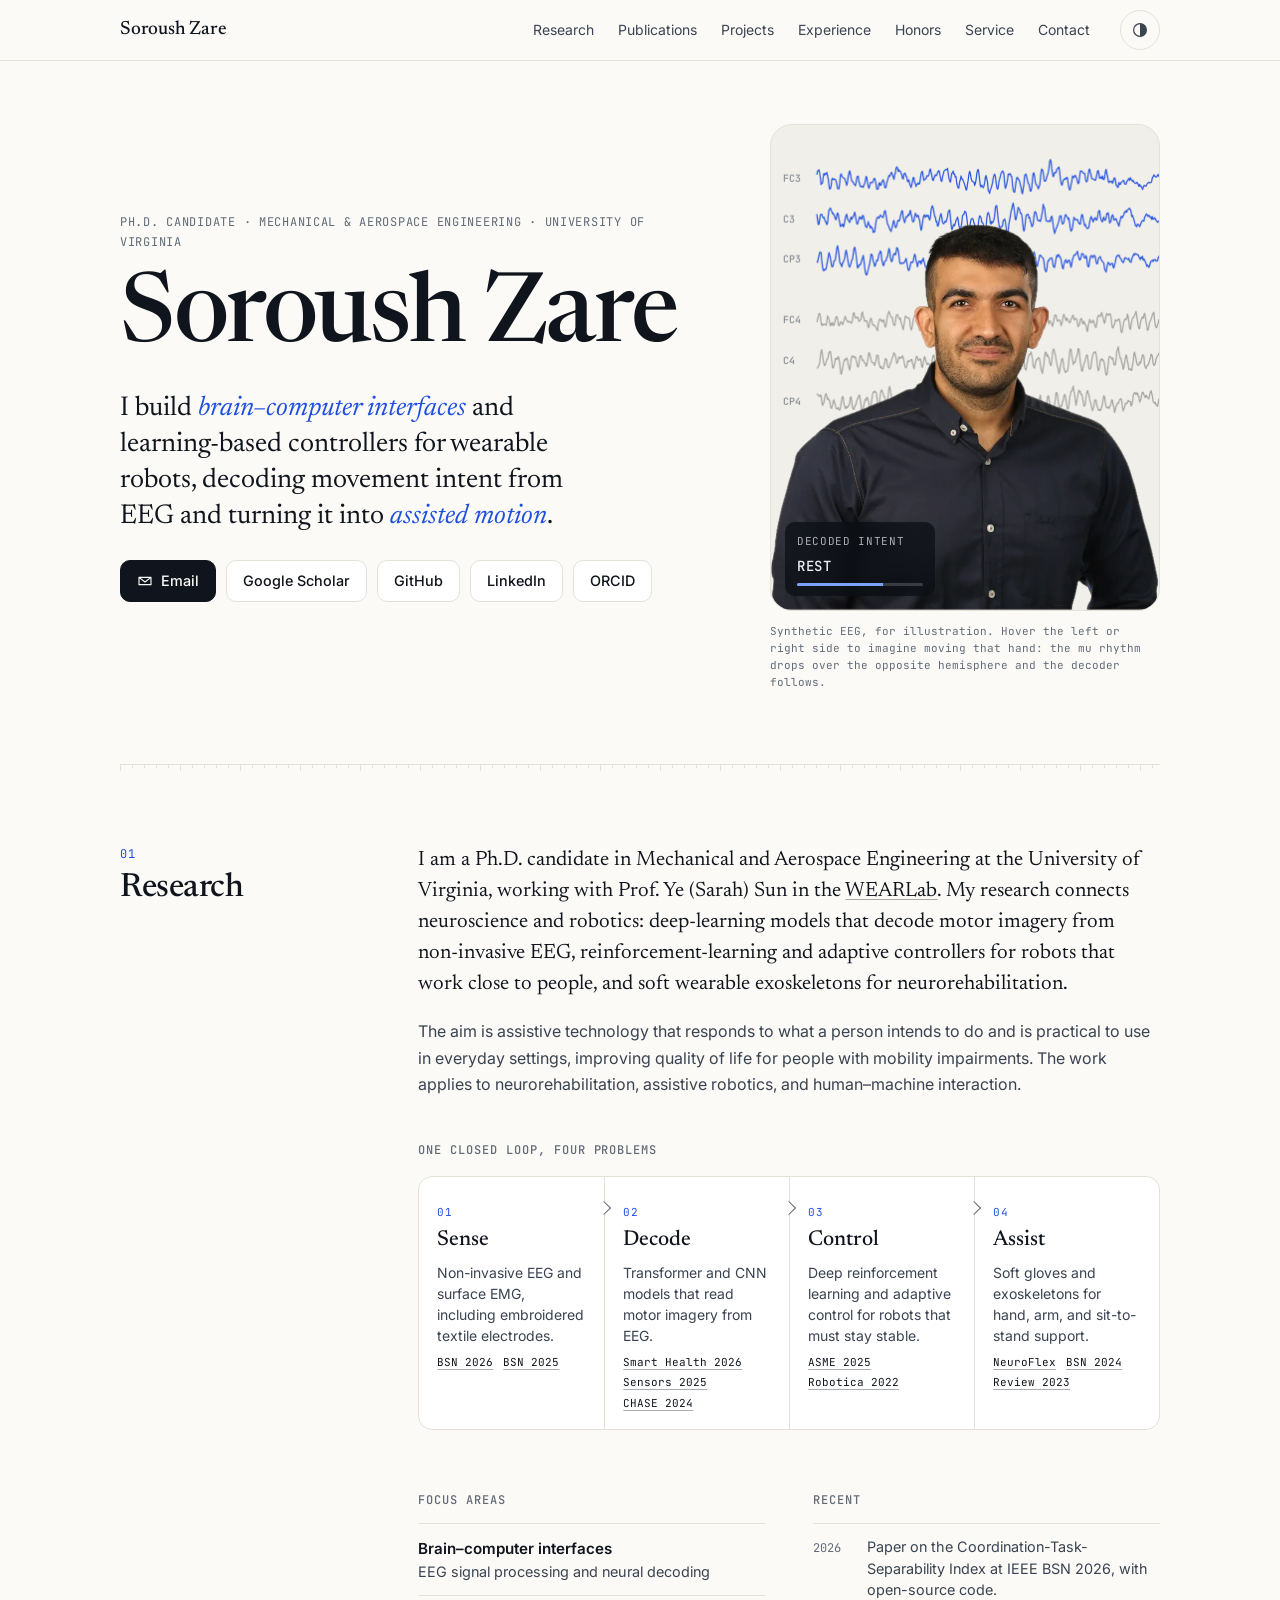
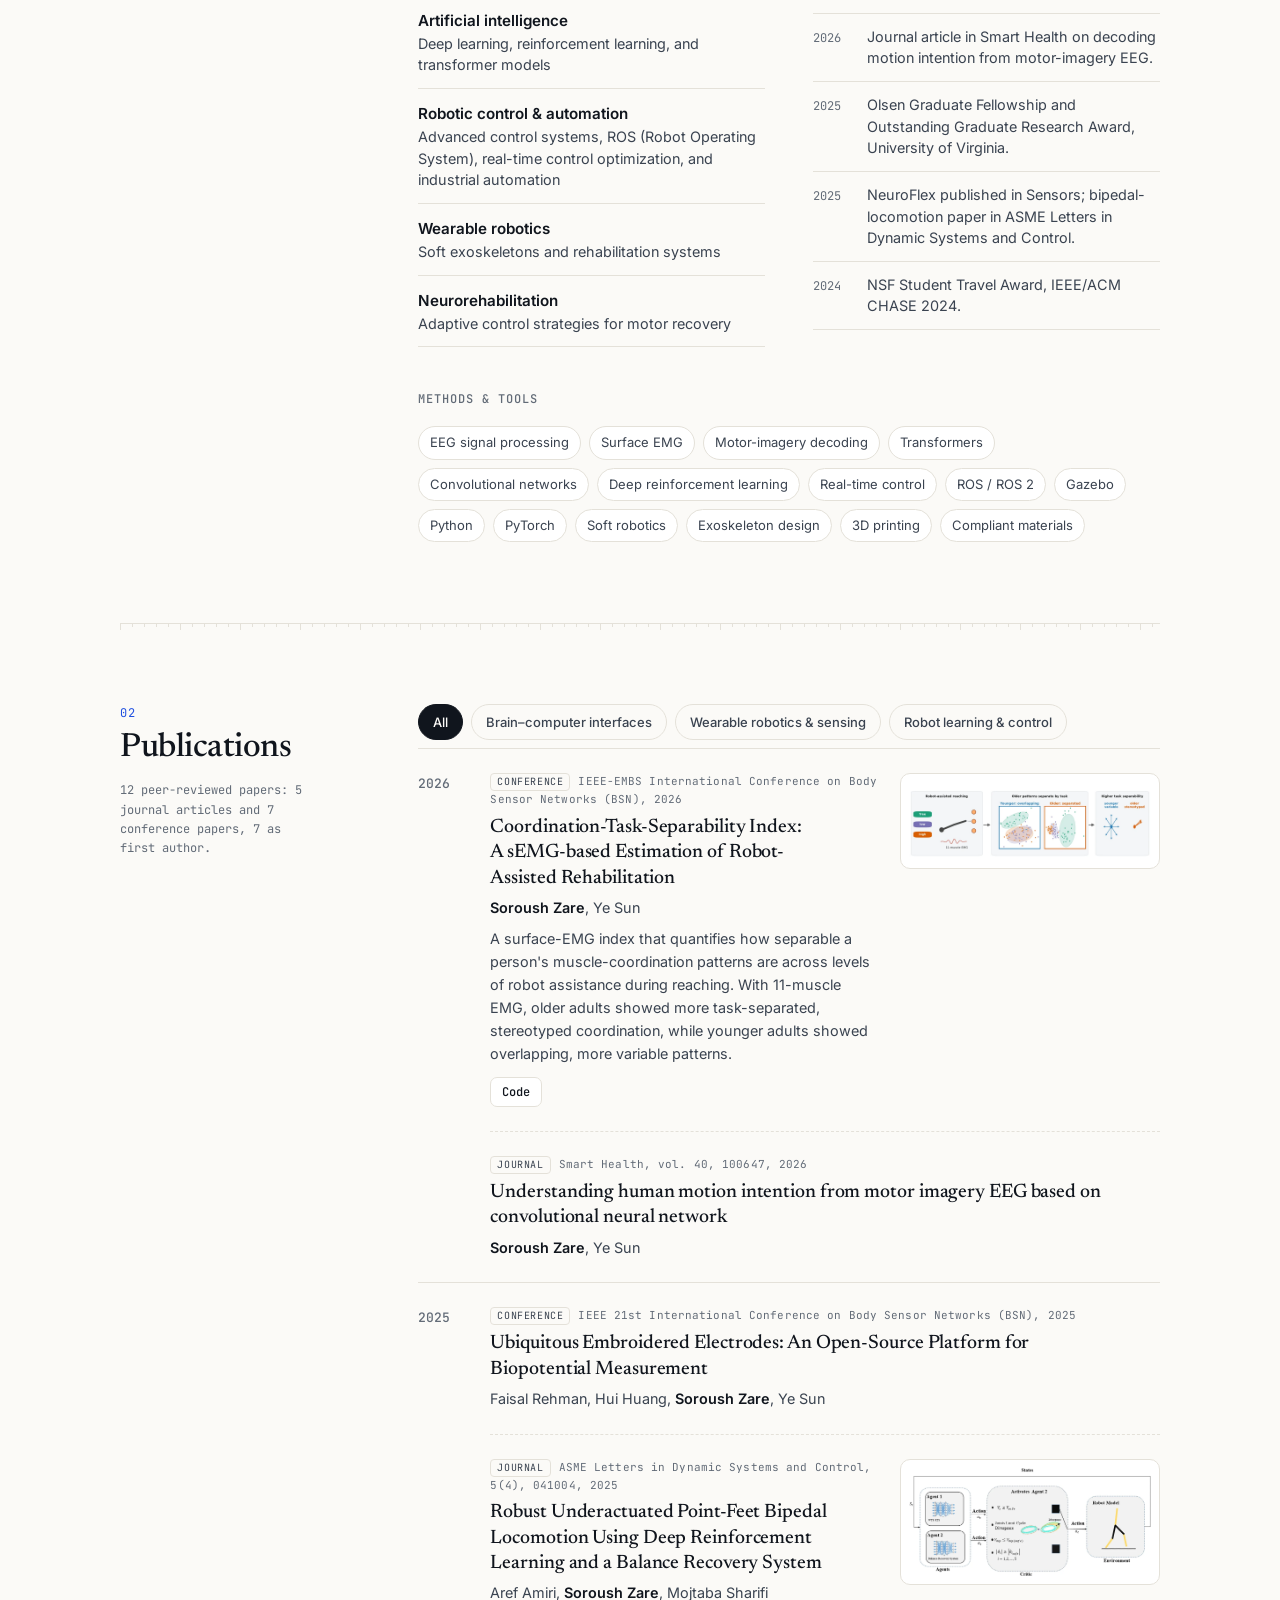
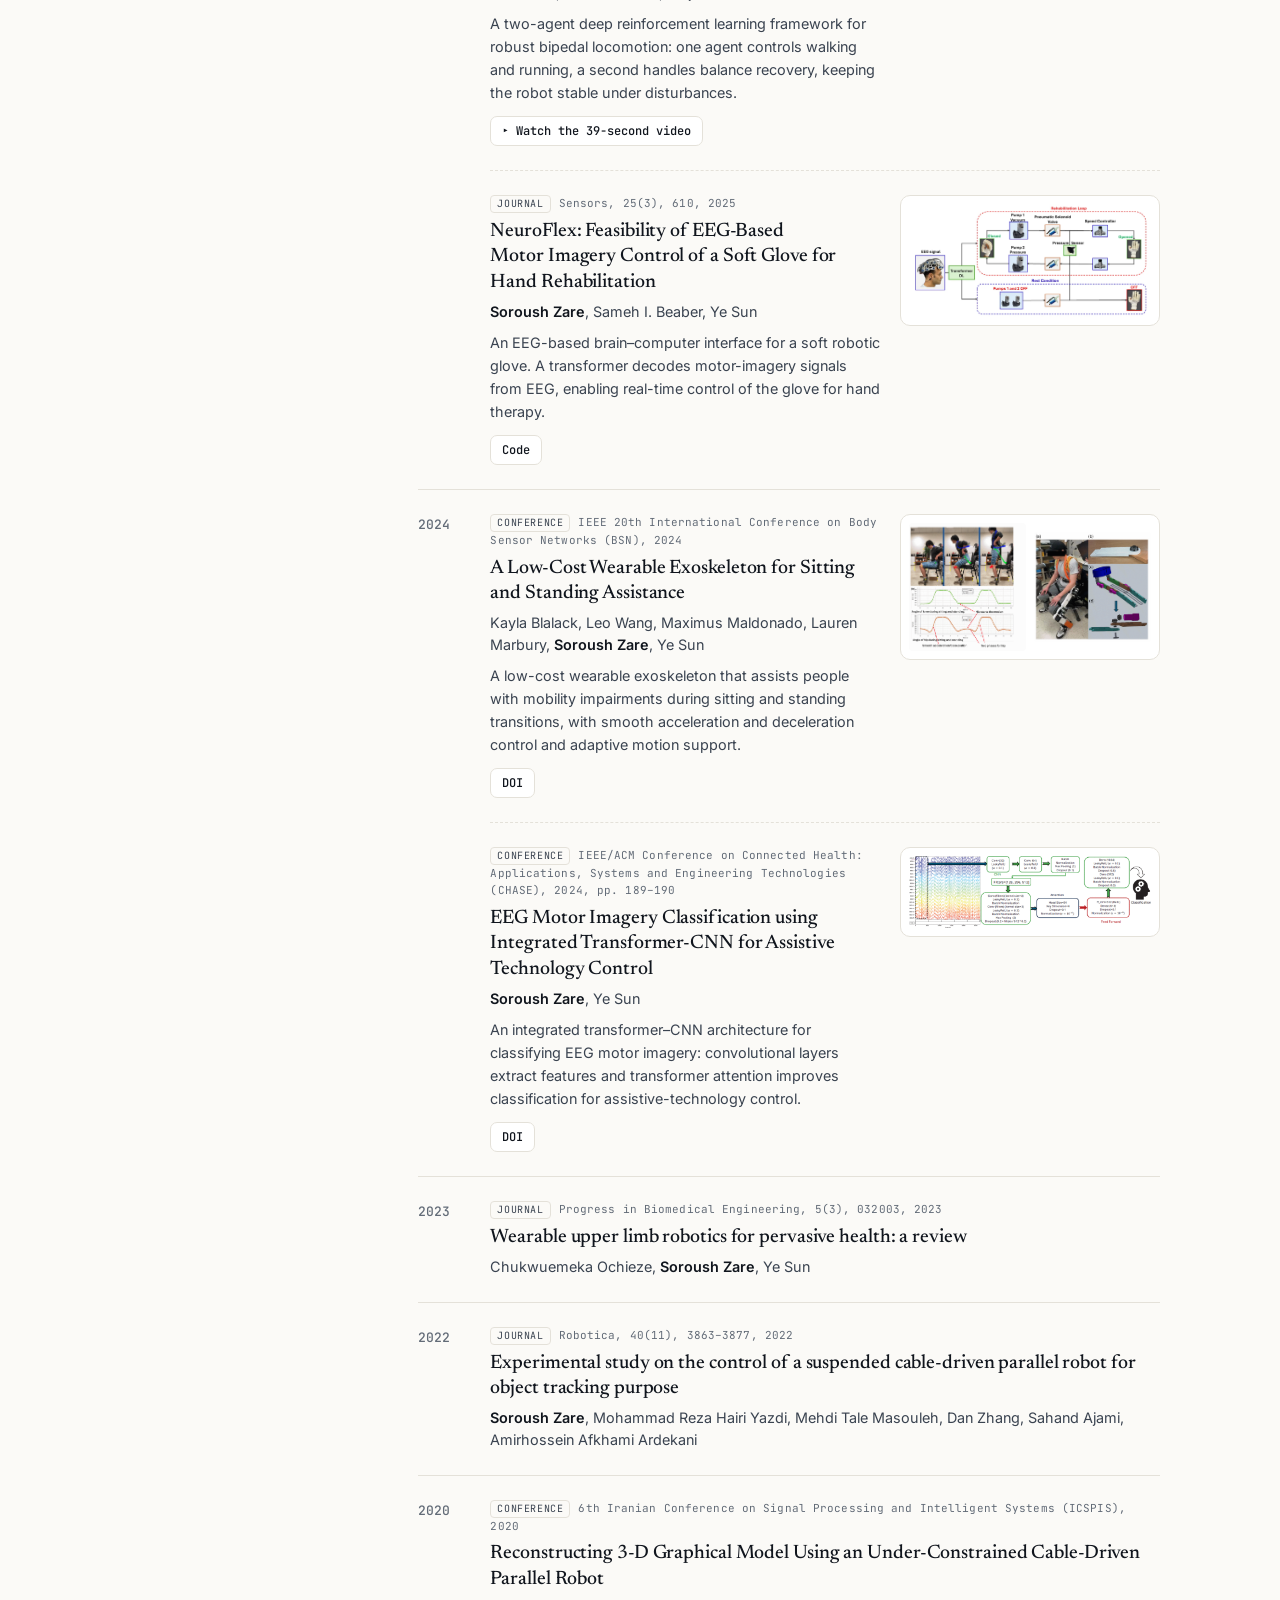
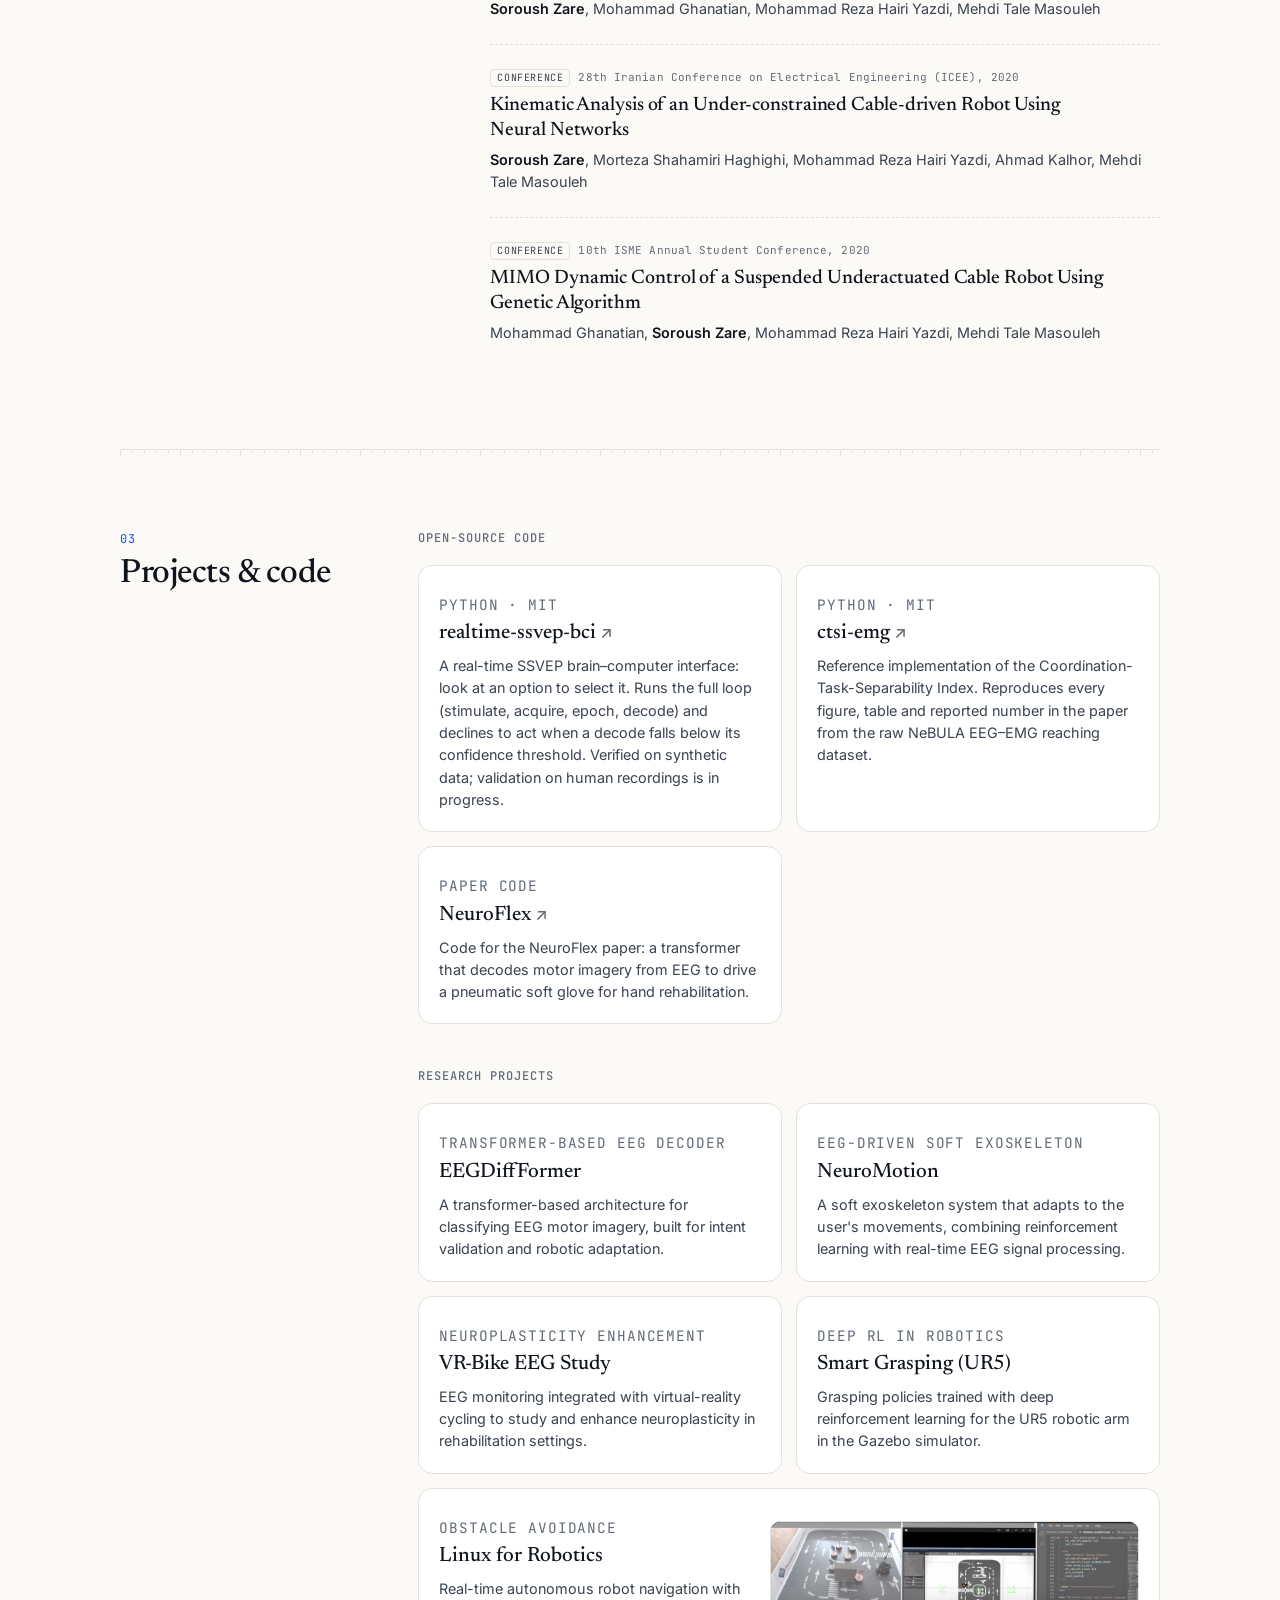
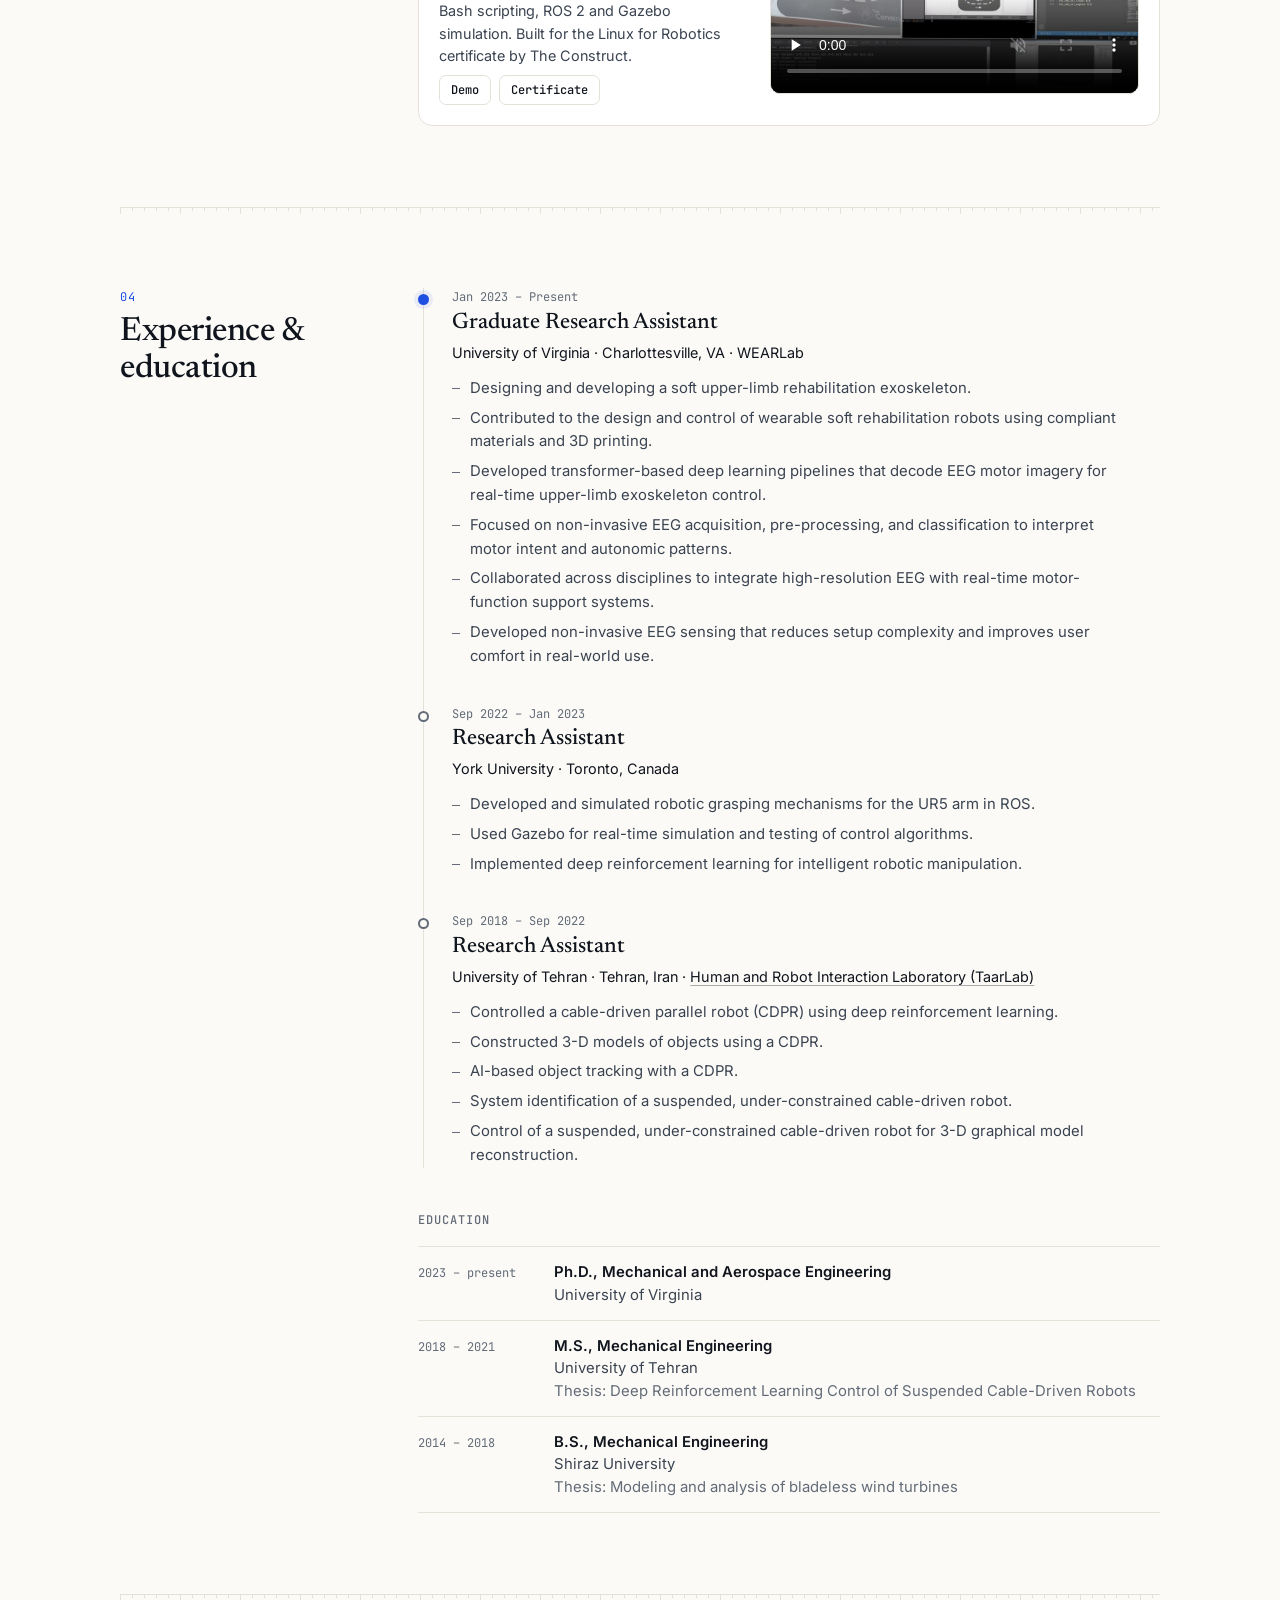
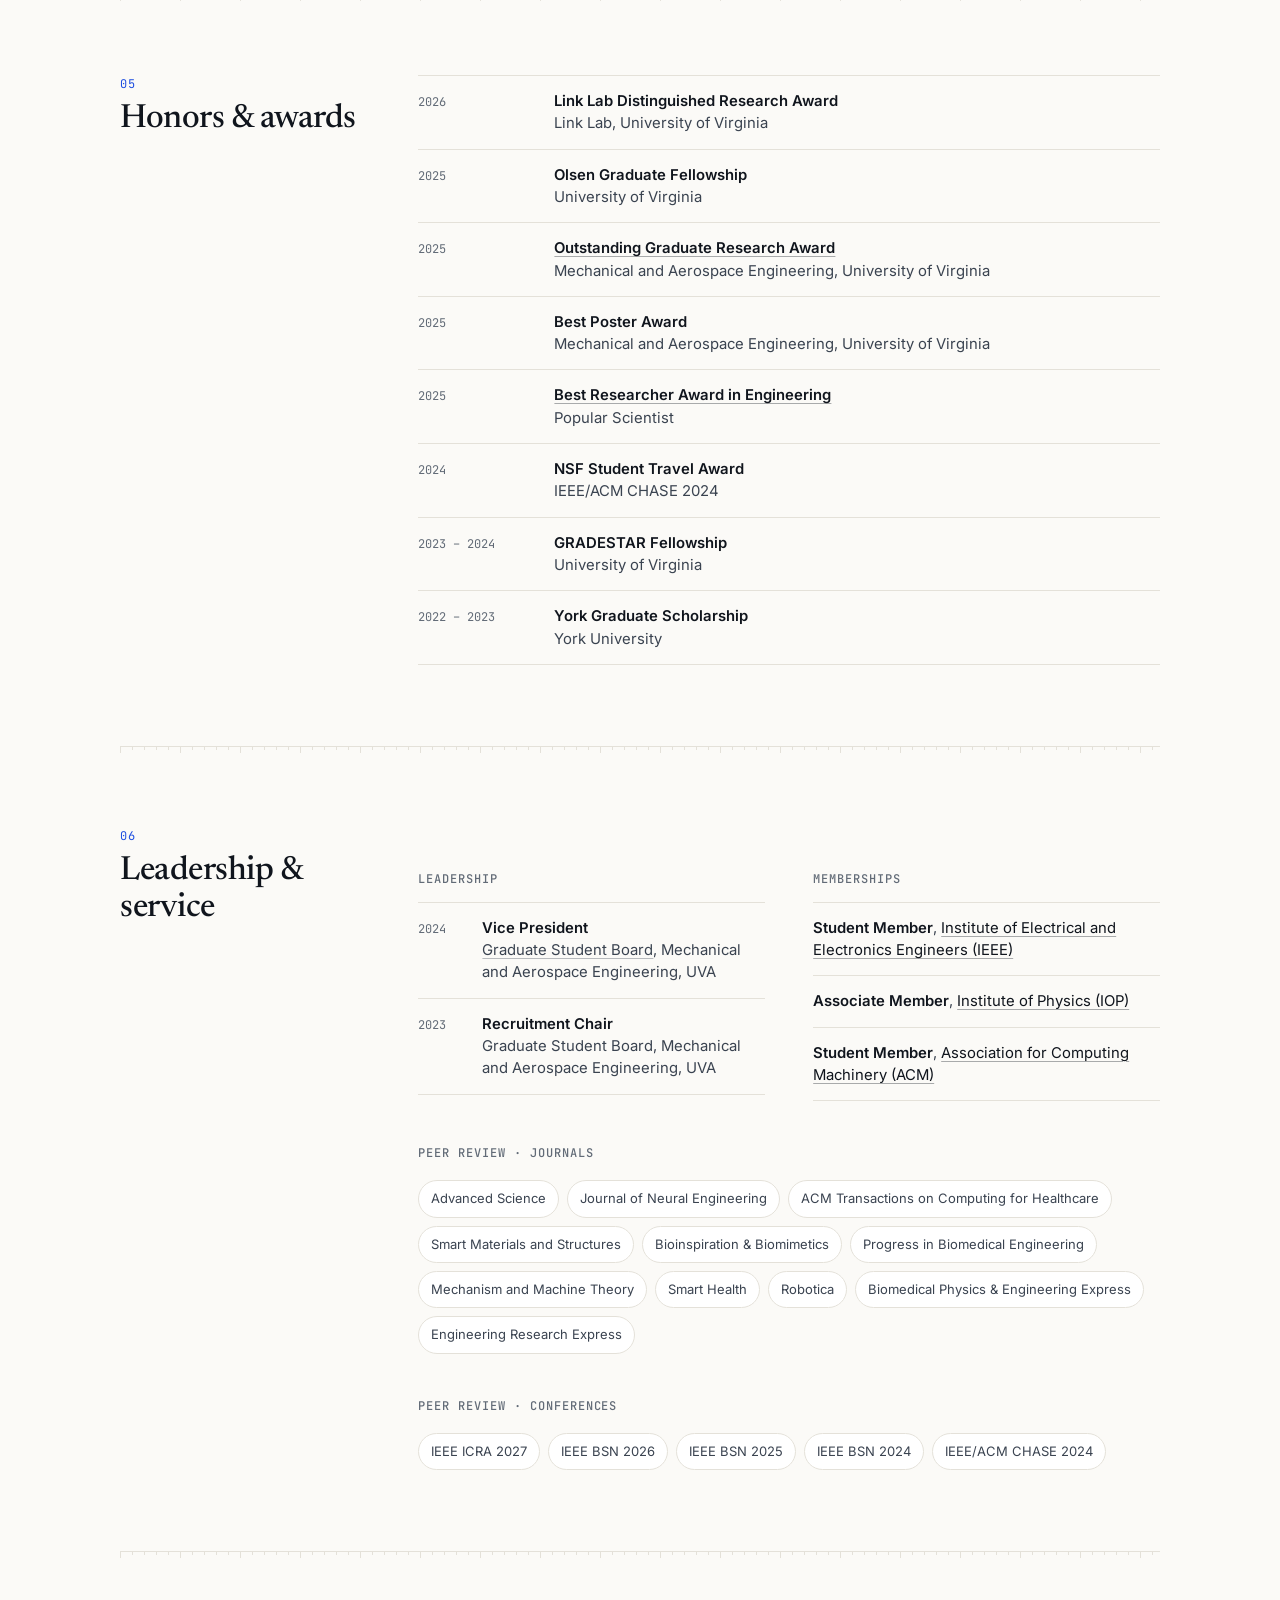
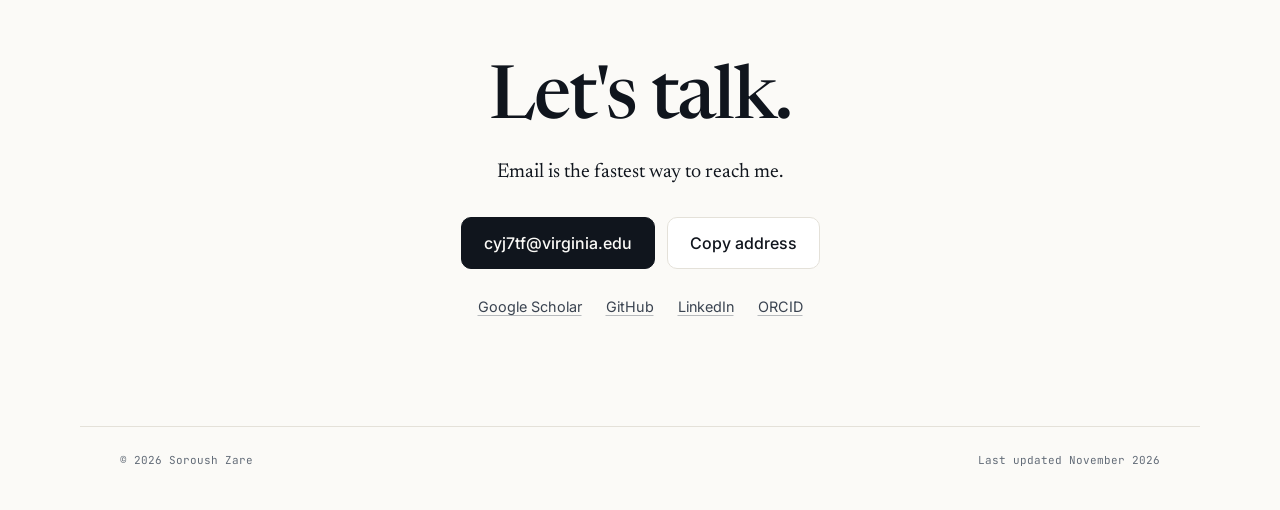
<file: index.html>
<!DOCTYPE html>
<html lang="en">
<head>
  <!-- Google tag (gtag.js) -->
  <script async src="https://www.googletagmanager.com/gtag/js?id=G-PZCXZJP1YN"></script>
  <script>
    window.dataLayer = window.dataLayer || [];
    function gtag(){dataLayer.push(arguments);}
    gtag('js', new Date());
    gtag('config', 'G-PZCXZJP1YN');
  </script>
  <meta charset="UTF-8">
  <meta name="viewport" content="width=device-width, initial-scale=1">
  <!-- Set the theme before first paint so there is no flash. -->
  <script>
    (function () {
      var root = document.documentElement;
      root.classList.add('js');
      try {
        var saved = localStorage.getItem('theme');
        if (saved === 'light' || saved === 'dark') root.setAttribute('data-theme', saved);
      } catch (e) {}
    })();
  </script>

  <title>Soroush Zare | Brain–Computer Interfaces &amp; Wearable Robotics | University of Virginia</title>
  <meta name="description" content="Soroush Zare is a Ph.D. candidate at the University of Virginia building brain–computer interfaces and learning-based control for wearable robots: EEG motor-imagery decoding, reinforcement learning, and soft exoskeletons for neurorehabilitation.">
  <meta name="keywords" content="Soroush Zare, brain-computer interface, EEG, motor imagery, wearable robotics, soft exoskeleton, reinforcement learning, neurorehabilitation, deep learning, University of Virginia">
  <meta name="author" content="Soroush Zare">
  <link rel="canonical" href="https://soroushzare.github.io/">
  <meta name="theme-color" content="#FBFAF7" media="(prefers-color-scheme: light)">
  <meta name="theme-color" content="#0B0E14" media="(prefers-color-scheme: dark)">

  <meta property="og:type" content="website">
  <meta property="og:url" content="https://soroushzare.github.io/">
  <meta property="og:title" content="Soroush Zare | Brain–Computer Interfaces &amp; Wearable Robotics">
  <meta property="og:description" content="Ph.D. candidate at the University of Virginia building brain–computer interfaces and learning-based control for wearable robots.">
  <meta property="og:image" content="https://soroushzare.github.io/assets/img/og-card.jpg">
  <meta property="og:image:width" content="1200">
  <meta property="og:image:height" content="630">
  <meta name="twitter:card" content="summary_large_image">
  <meta name="twitter:title" content="Soroush Zare | Brain–Computer Interfaces &amp; Wearable Robotics">
  <meta name="twitter:description" content="Ph.D. candidate at the University of Virginia building brain–computer interfaces and learning-based control for wearable robots.">
  <meta name="twitter:image" content="https://soroushzare.github.io/assets/img/og-card.jpg">

  <link rel="icon" href="assets/favicon.svg" type="image/svg+xml">
  <link rel="icon" href="assets/favicon-48.png" sizes="48x48" type="image/png">
  <link rel="apple-touch-icon" href="assets/apple-touch-icon.png">

  <link rel="preconnect" href="https://fonts.googleapis.com">
  <link rel="preconnect" href="https://fonts.gstatic.com" crossorigin>
  <link rel="stylesheet" href="https://fonts.googleapis.com/css2?family=Inter:opsz,wght@14..32,400..650&family=JetBrains+Mono:wght@400;500&family=Newsreader:ital,opsz,wght@0,6..72,400..600;1,6..72,400..500&display=swap">
  <link rel="stylesheet" href="assets/css/site.css">

  <script type="application/ld+json">
  {
    "@context": "https://schema.org",
    "@type": "Person",
    "name": "Soroush Zare",
    "jobTitle": "Ph.D. Candidate",
    "url": "https://soroushzare.github.io/",
    "image": "https://soroushzare.github.io/assets/img/portrait-640.jpg",
    "email": "mailto:cyj7tf@virginia.edu",
    "affiliation": { "@type": "CollegeOrUniversity", "name": "University of Virginia" },
    "alumniOf": [
      { "@type": "CollegeOrUniversity", "name": "University of Tehran" },
      { "@type": "CollegeOrUniversity", "name": "Shiraz University" }
    ],
    "sameAs": [
      "https://scholar.google.com/citations?user=63FzJooAAAAJ&hl=en",
      "https://github.com/SoroushZare",
      "https://www.linkedin.com/in/soroush-zare/",
      "https://orcid.org/0009-0005-2752-0887"
    ],
    "knowsAbout": ["Brain-computer interfaces", "EEG signal processing", "Deep learning", "Reinforcement learning", "Robotic control", "Wearable robotics", "Neurorehabilitation"]
  }
  </script>
</head>
<body>
  <a class="skip" href="#main">Skip to content</a>

  <header class="topbar">
    <div class="wrap topbar__inner">
      <a class="wordmark" href="#top">Soroush Zare</a>
      <input class="nav-check" type="checkbox" id="nav-check" aria-label="Open menu">
      <label class="nav-button" for="nav-check" aria-hidden="true"><span></span></label>
      <nav class="nav" aria-label="Sections">
        <a href="#research">Research</a>
        <a href="#publications">Publications</a>
        <a href="#projects">Projects</a>
        <a href="#experience">Experience</a>
        <a href="#honors">Honors</a>
        <a href="#service">Service</a>
        <a href="#contact">Contact</a>
      </nav>
      <button class="theme-toggle" type="button" aria-label="Switch between light and dark theme" hidden>
        <svg viewBox="0 0 24 24" width="18" height="18" aria-hidden="true"><circle cx="12" cy="12" r="8.5" fill="none" stroke="currentColor" stroke-width="1.6"/><path d="M12 3.5a8.5 8.5 0 0 1 0 17z" fill="currentColor"/></svg>
      </button>
    </div>
  </header>

  <main id="main">

    <!-- ============================== HERO ============================== -->
    <section class="hero wrap" id="top">
      <div class="hero__text">
        <p class="eyebrow">Ph.D. Candidate · Mechanical &amp; Aerospace Engineering · University of Virginia</p>
        <h1>Soroush Zare</h1>
        <p class="hero__lead">I build <em>brain–computer interfaces</em> and learning-based controllers for wearable robots, decoding movement intent from EEG and turning it into <em>assisted motion</em>.</p>
        <ul class="links" aria-label="Contact and profiles">
          <li><a class="btn btn--primary" href="mailto:cyj7tf@virginia.edu">
            <svg viewBox="0 0 24 24" width="16" height="16" aria-hidden="true"><path d="M3 6.5h18v11H3z M3.5 7l8.5 6.5L20.5 7" fill="none" stroke="currentColor" stroke-width="1.7" stroke-linejoin="round"/></svg>Email</a></li>
          <!-- CV: add <li><a class="btn" href="assets/Soroush_Zare_CV.pdf">CV</a></li> here once a PDF exists. -->
          <li><a class="btn" href="https://scholar.google.com/citations?user=63FzJooAAAAJ&hl=en" target="_blank" rel="noopener">Google Scholar</a></li>
          <li><a class="btn" href="https://github.com/SoroushZare" target="_blank" rel="noopener">GitHub</a></li>
          <li><a class="btn" href="https://www.linkedin.com/in/soroush-zare/" target="_blank" rel="noopener">LinkedIn</a></li>
          <li><a class="btn" href="https://orcid.org/0009-0005-2752-0887" target="_blank" rel="noopener">ORCID</a></li>
        </ul>
      </div>

      <figure class="hero__figure">
        <div class="panel" id="eeg-panel">
          <canvas class="panel__canvas" aria-hidden="true"></canvas>
          <img class="panel__portrait" src="assets/img/portrait-1200.webp"
               srcset="assets/img/portrait-640.webp 640w, assets/img/portrait-1200.webp 1200w"
               sizes="(max-width: 860px) 92vw, 440px"
               width="1200" height="1204" alt="Portrait of Soroush Zare" fetchpriority="high">
          <div class="chip" aria-hidden="true">
            <span class="chip__label">Decoded intent</span>
            <span class="chip__value">REST</span>
            <span class="chip__bar"><span></span></span>
          </div>
        </div>
        <figcaption class="panel__caption js-only">Synthetic EEG, for illustration. <span class="hover-word">Hover</span> the left or right side to imagine moving that hand: the mu rhythm drops over the opposite hemisphere and the decoder follows.</figcaption>
      </figure>
    </section>

    <!-- ============================== RESEARCH ============================== -->
    <section class="section wrap" id="research" aria-labelledby="research-h">
      <div class="section__rail"><p class="index">01</p><h2 id="research-h">Research</h2></div>
      <div class="section__body">
        <p class="lead">I am a Ph.D. candidate in Mechanical and Aerospace Engineering at the University of Virginia, working with Prof. Ye (Sarah) Sun in the <a href="https://engineering.virginia.edu/labs-groups/wearlab" target="_blank" rel="noopener">WEARLab</a>. My research connects neuroscience and robotics: deep-learning models that decode motor imagery from non-invasive EEG, reinforcement-learning and adaptive controllers for robots that work close to people, and soft wearable exoskeletons for neurorehabilitation.</p>
        <p>The aim is assistive technology that responds to what a person intends to do and is practical to use in everyday settings, improving quality of life for people with mobility impairments. The work applies to neurorehabilitation, assistive robotics, and human–machine interaction.</p>

        <h3 class="sub">One closed loop, four problems</h3>
        <ol class="loop">
          <li>
            <span class="loop__n">01</span>
            <h4>Sense</h4>
            <p>Non-invasive EEG and surface EMG, including embroidered textile electrodes.</p>
            <p class="loop__refs"><a href="#p1">BSN 2026</a> <a href="#p3">BSN 2025</a></p>
          </li>
          <li>
            <span class="loop__n">02</span>
            <h4>Decode</h4>
            <p>Transformer and CNN models that read motor imagery from EEG.</p>
            <p class="loop__refs"><a href="#p2">Smart Health 2026</a> <a href="#p5">Sensors 2025</a> <a href="#p7">CHASE 2024</a></p>
          </li>
          <li>
            <span class="loop__n">03</span>
            <h4>Control</h4>
            <p>Deep reinforcement learning and adaptive control for robots that must stay stable.</p>
            <p class="loop__refs"><a href="#p4">ASME 2025</a> <a href="#p9">Robotica 2022</a></p>
          </li>
          <li>
            <span class="loop__n">04</span>
            <h4>Assist</h4>
            <p>Soft gloves and exoskeletons for hand, arm, and sit-to-stand support.</p>
            <p class="loop__refs"><a href="#p5">NeuroFlex</a> <a href="#p6">BSN 2024</a> <a href="#p8">Review 2023</a></p>
          </li>
        </ol>

        <div class="two-col">
          <div>
            <h3 class="sub">Focus areas</h3>
            <dl class="focus">
              <div><dt>Brain–computer interfaces</dt><dd>EEG signal processing and neural decoding</dd></div>
              <div><dt>Artificial intelligence</dt><dd>Deep learning, reinforcement learning, and transformer models</dd></div>
              <div><dt>Robotic control &amp; automation</dt><dd>Advanced control systems, ROS (Robot Operating System), real-time control optimization, and industrial automation</dd></div>
              <div><dt>Wearable robotics</dt><dd>Soft exoskeletons and rehabilitation systems</dd></div>
              <div><dt>Neurorehabilitation</dt><dd>Adaptive control strategies for motor recovery</dd></div>
            </dl>
          </div>
          <div>
            <h3 class="sub">Recent</h3>
            <ul class="recent">
              <li><span>2026</span>Paper on the Coordination-Task-Separability Index at IEEE BSN 2026, with open-source code.</li>
              <li><span>2026</span>Journal article in Smart Health on decoding motion intention from motor-imagery EEG.</li>
              <li><span>2025</span>Olsen Graduate Fellowship and Outstanding Graduate Research Award, University of Virginia.</li>
              <li><span>2025</span>NeuroFlex published in Sensors; bipedal-locomotion paper in ASME Letters in Dynamic Systems and Control.</li>
              <li><span>2024</span>NSF Student Travel Award, IEEE/ACM CHASE 2024.</li>
            </ul>
          </div>
        </div>

        <h3 class="sub">Methods &amp; tools</h3>
        <ul class="chips">
          <li>EEG signal processing</li><li>Surface EMG</li><li>Motor-imagery decoding</li><li>Transformers</li><li>Convolutional networks</li><li>Deep reinforcement learning</li><li>Real-time control</li><li>ROS / ROS 2</li><li>Gazebo</li><li>Python</li><li>PyTorch</li><li>Soft robotics</li><li>Exoskeleton design</li><li>3D printing</li><li>Compliant materials</li>
        </ul>
      </div>
    </section>

    <!-- ============================== PUBLICATIONS ============================== -->
    <section class="section wrap" id="publications" aria-labelledby="pubs-h">
      <div class="section__rail">
        <p class="index">02</p><h2 id="pubs-h">Publications</h2>
        <p class="rail-note">12 peer-reviewed papers: 5 journal articles and 7 conference papers, 7 as first author.</p>
      </div>
      <div class="section__body">
        <div class="filters js-only" role="group" aria-label="Filter publications by topic">
          <button type="button" class="filter is-active" data-filter="all" aria-pressed="true">All</button>
          <button type="button" class="filter" data-filter="bci" aria-pressed="false">Brain–computer interfaces</button>
          <button type="button" class="filter" data-filter="wearable" aria-pressed="false">Wearable robotics &amp; sensing</button>
          <button type="button" class="filter" data-filter="control" aria-pressed="false">Robot learning &amp; control</button>
        </div>

        <!-- To add a paper: copy one <li class="pub"> block into the right year group (newest first). -->
        <div class="year" data-year="2026">
          <h3 class="year__label">2026</h3>
          <ul class="pubs">
            <li class="pub pub--fig" id="p1" data-tags="wearable">
              <div class="pub__main">
                <p class="pub__venue"><span class="tag">Conference</span>IEEE-EMBS International Conference on Body Sensor Networks (BSN), 2026</p>
                <h4 class="pub__title"><a href="https://bsn.embs.org/2026/" target="_blank" rel="noopener">Coordination-Task-Separability Index: A sEMG-based Estimation of Robot-Assisted Rehabilitation</a></h4>
                <p class="pub__authors"><strong>Soroush Zare</strong>, Ye Sun</p>
                <p class="pub__sum">A surface-EMG index that quantifies how separable a person's muscle-coordination patterns are across levels of robot assistance during reaching. With 11-muscle EMG, older adults showed more task-separated, stereotyped coordination, while younger adults showed overlapping, more variable patterns.</p>
                <p class="pub__links"><a href="https://github.com/SoroushZare/ctsi-emg" target="_blank" rel="noopener">Code</a></p>
              </div>
              <a class="pub__fig zoom" href="images/publications/ctsi-semg-graphical-abstract.png"><img src="assets/img/ctsi-semg-graphical-abstract.webp" width="1100" height="352" loading="lazy" decoding="async" alt="Graphical abstract: robot-assisted reaching at three assistance levels, with muscle-coordination patterns that overlap in younger adults and separate by task in older adults."></a>
            </li>
            <li class="pub" id="p2" data-tags="bci">
              <div class="pub__main">
                <p class="pub__venue"><span class="tag">Journal</span>Smart Health, vol. 40, 100647, 2026</p>
                <h4 class="pub__title"><a href="https://doi.org/10.1016/j.smhl.2026.100647" target="_blank" rel="noopener">Understanding human motion intention from motor imagery EEG based on convolutional neural network</a></h4>
                <p class="pub__authors"><strong>Soroush Zare</strong>, Ye Sun</p>
              </div>
            </li>
          </ul>
        </div>

        <div class="year" data-year="2025">
          <h3 class="year__label">2025</h3>
          <ul class="pubs">
            <li class="pub" id="p3" data-tags="wearable">
              <div class="pub__main">
                <p class="pub__venue"><span class="tag">Conference</span>IEEE 21st International Conference on Body Sensor Networks (BSN), 2025</p>
                <h4 class="pub__title"><a href="https://doi.org/10.1109/BSN66969.2025.11337587" target="_blank" rel="noopener">Ubiquitous Embroidered Electrodes: An Open-Source Platform for Biopotential Measurement</a></h4>
                <p class="pub__authors">Faisal Rehman, Hui Huang, <strong>Soroush Zare</strong>, Ye Sun</p>
              </div>
            </li>
            <li class="pub pub--fig" id="p4" data-tags="control">
              <div class="pub__main">
                <p class="pub__venue"><span class="tag">Journal</span>ASME Letters in Dynamic Systems and Control, 5(4), 041004, 2025</p>
                <h4 class="pub__title"><a href="https://doi.org/10.1115/1.4069223" target="_blank" rel="noopener">Robust Underactuated Point-Feet Bipedal Locomotion Using Deep Reinforcement Learning and a Balance Recovery System</a></h4>
                <p class="pub__authors">Aref Amiri, <strong>Soroush Zare</strong>, Mojtaba Sharifi</p>
                <p class="pub__sum">A two-agent deep reinforcement learning framework for robust bipedal locomotion: one agent controls walking and running, a second handles balance recovery, keeping the robot stable under disturbances.</p>
                <details class="pub__video">
                  <summary>Watch the 39-second video</summary>
                  <video controls playsinline preload="none" poster="assets/img/poster-bipedal.jpg" width="1280" height="720"><source src="Videos/RL.mp4" type="video/mp4"></video>
                </details>
              </div>
              <a class="pub__fig zoom" href="images/publications/bipedal-locomotion-rl.png"><img src="assets/img/bipedal-locomotion-rl.webp" width="1100" height="491" loading="lazy" decoding="async" alt="Block diagram of the two-agent reinforcement learning framework: a locomotion agent and a balance-recovery agent, a critic that switches between them, and the biped robot model."></a>
            </li>
            <li class="pub pub--fig" id="p5" data-tags="bci wearable">
              <div class="pub__main">
                <p class="pub__venue"><span class="tag">Journal</span>Sensors, 25(3), 610, 2025</p>
                <h4 class="pub__title"><a href="https://doi.org/10.3390/s25030610" target="_blank" rel="noopener">NeuroFlex: Feasibility of EEG-Based Motor Imagery Control of a Soft Glove for Hand Rehabilitation</a></h4>
                <p class="pub__authors"><strong>Soroush Zare</strong>, Sameh I. Beaber, Ye Sun</p>
                <p class="pub__sum">An EEG-based brain–computer interface for a soft robotic glove. A transformer decodes motor-imagery signals from EEG, enabling real-time control of the glove for hand therapy.</p>
                <p class="pub__links"><a href="https://github.com/SoroushZare/NeuroFlex" target="_blank" rel="noopener">Code</a></p>
              </div>
              <a class="pub__fig zoom" href="images/publications/neuroflex-bci-system.png"><img src="assets/img/neuroflex-bci-system.webp" width="1100" height="513" loading="lazy" decoding="async" alt="NeuroFlex system diagram: EEG signals pass through a transformer model that switches a pneumatic soft glove between a rehabilitation loop and a rest condition."></a>
            </li>
          </ul>
        </div>

        <div class="year" data-year="2024">
          <h3 class="year__label">2024</h3>
          <ul class="pubs">
            <li class="pub pub--fig" id="p6" data-tags="wearable">
              <div class="pub__main">
                <p class="pub__venue"><span class="tag">Conference</span>IEEE 20th International Conference on Body Sensor Networks (BSN), 2024</p>
                <h4 class="pub__title"><a href="https://ieeexplore.ieee.org/document/10780629" target="_blank" rel="noopener">A Low-Cost Wearable Exoskeleton for Sitting and Standing Assistance</a></h4>
                <p class="pub__authors">Kayla Blalack, Leo Wang, Maximus Maldonado, Lauren Marbury, <strong>Soroush Zare</strong>, Ye Sun</p>
                <p class="pub__sum">A low-cost wearable exoskeleton that assists people with mobility impairments during sitting and standing transitions, with smooth acceleration and deceleration control and adaptive motion support.</p>
                <p class="pub__links"><a href="https://doi.org/10.1109/BSN63547.2024.10780629" target="_blank" rel="noopener">DOI</a></p>
              </div>
              <div class="pub__fig pub__fig--pair">
                <a class="zoom" href="images/publications/exoskeleton-motion-analysis.gif"><img src="images/publications/exoskeleton-motion-analysis.gif" width="502" height="550" loading="lazy" decoding="async" alt="Motion analysis of the sit-to-stand exoskeleton"></a>
                <a class="zoom" href="images/publications/exoskeleton-design.gif"><img src="images/publications/exoskeleton-design.gif" width="550" height="521" loading="lazy" decoding="async" alt="Design of the sit-to-stand exoskeleton"></a>
              </div>
            </li>
            <li class="pub pub--fig" id="p7" data-tags="bci">
              <div class="pub__main">
                <p class="pub__venue"><span class="tag">Conference</span>IEEE/ACM Conference on Connected Health: Applications, Systems and Engineering Technologies (CHASE), 2024, pp. 189–190</p>
                <h4 class="pub__title"><a href="https://ieeexplore.ieee.org/abstract/document/10614438" target="_blank" rel="noopener">EEG Motor Imagery Classification using Integrated Transformer-CNN for Assistive Technology Control</a></h4>
                <p class="pub__authors"><strong>Soroush Zare</strong>, Ye Sun</p>
                <p class="pub__sum">An integrated transformer–CNN architecture for classifying EEG motor imagery: convolutional layers extract features and transformer attention improves classification for assistive-technology control.</p>
                <p class="pub__links"><a href="https://doi.org/10.1109/CHASE60773.2024.00033" target="_blank" rel="noopener">DOI</a></p>
              </div>
              <a class="pub__fig zoom" href="images/publications/transformer-cnn-architecture.gif"><img src="images/publications/transformer-cnn-architecture.gif" width="820" height="244" loading="lazy" decoding="async" alt="Integrated transformer–CNN architecture for EEG motor-imagery classification"></a>
            </li>
          </ul>
        </div>

        <div class="year" data-year="2023">
          <h3 class="year__label">2023</h3>
          <ul class="pubs">
            <li class="pub" id="p8" data-tags="wearable">
              <div class="pub__main">
                <p class="pub__venue"><span class="tag">Journal</span>Progress in Biomedical Engineering, 5(3), 032003, 2023</p>
                <h4 class="pub__title"><a href="https://doi.org/10.1088/2516-1091/acc70a" target="_blank" rel="noopener">Wearable upper limb robotics for pervasive health: a review</a></h4>
                <p class="pub__authors">Chukwuemeka Ochieze, <strong>Soroush Zare</strong>, Ye Sun</p>
              </div>
            </li>
          </ul>
        </div>

        <div class="year" data-year="2022">
          <h3 class="year__label">2022</h3>
          <ul class="pubs">
            <li class="pub" id="p9" data-tags="control">
              <div class="pub__main">
                <p class="pub__venue"><span class="tag">Journal</span>Robotica, 40(11), 3863–3877, 2022</p>
                <h4 class="pub__title"><a href="https://doi.org/10.1017/S0263574722000649" target="_blank" rel="noopener">Experimental study on the control of a suspended cable-driven parallel robot for object tracking purpose</a></h4>
                <p class="pub__authors"><strong>Soroush Zare</strong>, Mohammad Reza Hairi Yazdi, Mehdi Tale Masouleh, Dan Zhang, Sahand Ajami, Amirhossein Afkhami Ardekani</p>
              </div>
            </li>
          </ul>
        </div>

        <div class="year" data-year="2020">
          <h3 class="year__label">2020</h3>
          <ul class="pubs">
            <li class="pub" id="p10" data-tags="control">
              <div class="pub__main">
                <p class="pub__venue"><span class="tag">Conference</span>6th Iranian Conference on Signal Processing and Intelligent Systems (ICSPIS), 2020</p>
                <h4 class="pub__title"><a href="https://doi.org/10.1109/ICSPIS51611.2020.9349584" target="_blank" rel="noopener">Reconstructing 3-D Graphical Model Using an Under-Constrained Cable-Driven Parallel Robot</a></h4>
                <p class="pub__authors"><strong>Soroush Zare</strong>, Mohammad Ghanatian, Mohammad Reza Hairi Yazdi, Mehdi Tale Masouleh</p>
              </div>
            </li>
            <li class="pub" id="p11" data-tags="control">
              <div class="pub__main">
                <p class="pub__venue"><span class="tag">Conference</span>28th Iranian Conference on Electrical Engineering (ICEE), 2020</p>
                <h4 class="pub__title"><a href="https://doi.org/10.1109/ICEE50131.2020.9260982" target="_blank" rel="noopener">Kinematic Analysis of an Under-constrained Cable-driven Robot Using Neural Networks</a></h4>
                <p class="pub__authors"><strong>Soroush Zare</strong>, Morteza Shahamiri Haghighi, Mohammad Reza Hairi Yazdi, Ahmad Kalhor, Mehdi Tale Masouleh</p>
              </div>
            </li>
            <li class="pub" id="p12" data-tags="control">
              <div class="pub__main">
                <p class="pub__venue"><span class="tag">Conference</span>10th ISME Annual Student Conference, 2020</p>
                <h4 class="pub__title"><a href="https://scholar.google.com/citations?view_op=view_citation&hl=en&user=63FzJooAAAAJ&citation_for_view=63FzJooAAAAJ:2osOgNQ5qMEC" target="_blank" rel="noopener">MIMO Dynamic Control of a Suspended Underactuated Cable Robot Using Genetic Algorithm</a></h4>
                <p class="pub__authors">Mohammad Ghanatian, <strong>Soroush Zare</strong>, Mohammad Reza Hairi Yazdi, Mehdi Tale Masouleh</p>
              </div>
            </li>
          </ul>
        </div>
      </div>
    </section>

    <!-- ============================== PROJECTS ============================== -->
    <section class="section wrap" id="projects" aria-labelledby="projects-h">
      <div class="section__rail"><p class="index">03</p><h2 id="projects-h">Projects &amp; code</h2></div>
      <div class="section__body">
        <h3 class="sub">Open-source code</h3>
        <ul class="cards">
          <li class="card">
            <p class="card__kicker">Python · MIT</p>
            <h4><a href="https://github.com/SoroushZare/realtime-ssvep-bci" target="_blank" rel="noopener">realtime-ssvep-bci</a></h4>
            <p>A real-time SSVEP brain–computer interface: look at an option to select it. Runs the full loop (stimulate, acquire, epoch, decode) and declines to act when a decode falls below its confidence threshold. Verified on synthetic data; validation on human recordings is in progress.</p>
          </li>
          <li class="card">
            <p class="card__kicker">Python · MIT</p>
            <h4><a href="https://github.com/SoroushZare/ctsi-emg" target="_blank" rel="noopener">ctsi-emg</a></h4>
            <p>Reference implementation of the Coordination-Task-Separability Index. Reproduces every figure, table and reported number in the paper from the raw NeBULA EEG–EMG reaching dataset.</p>
          </li>
          <li class="card">
            <p class="card__kicker">Paper code</p>
            <h4><a href="https://github.com/SoroushZare/NeuroFlex" target="_blank" rel="noopener">NeuroFlex</a></h4>
            <p>Code for the NeuroFlex paper: a transformer that decodes motor imagery from EEG to drive a pneumatic soft glove for hand rehabilitation.</p>
          </li>
        </ul>

        <h3 class="sub">Research projects</h3>
        <ul class="cards">
          <li class="card">
            <p class="card__kicker">Transformer-based EEG decoder</p>
            <h4>EEGDiffFormer</h4>
            <p>A transformer-based architecture for classifying EEG motor imagery, built for intent validation and robotic adaptation.</p>
          </li>
          <li class="card">
            <p class="card__kicker">EEG-driven soft exoskeleton</p>
            <h4>NeuroMotion</h4>
            <p>A soft exoskeleton system that adapts to the user's movements, combining reinforcement learning with real-time EEG signal processing.</p>
          </li>
          <li class="card">
            <p class="card__kicker">Neuroplasticity enhancement</p>
            <h4>VR-Bike EEG Study</h4>
            <p>EEG monitoring integrated with virtual-reality cycling to study and enhance neuroplasticity in rehabilitation settings.</p>
          </li>
          <li class="card">
            <p class="card__kicker">Deep RL in robotics</p>
            <h4>Smart Grasping (UR5)</h4>
            <p>Grasping policies trained with deep reinforcement learning for the UR5 robotic arm in the Gazebo simulator.</p>
          </li>
          <li class="card card--wide">
            <div>
              <p class="card__kicker">Obstacle avoidance</p>
              <h4>Linux for Robotics</h4>
              <p>Real-time autonomous robot navigation with Bash scripting, ROS 2 and Gazebo simulation. Built for the Linux for Robotics certificate by The Construct.</p>
              <p class="pub__links"><a href="https://www.youtube.com/watch?v=D7-lPA4cCZ0&t=501s" target="_blank" rel="noopener">Demo</a><a href="https://app.theconstruct.ai/accomplishments/verify/RIA2F8F751DC2FD/" target="_blank" rel="noopener">Certificate</a></p>
            </div>
            <video controls playsinline muted preload="none" poster="assets/img/poster-obstacle.jpg" width="1872" height="872" aria-label="Screen recording of the obstacle-avoidance robot in simulation"><source src="Videos/obstacle_avoidance_demo.mp4" type="video/mp4"></video>
          </li>
        </ul>
      </div>
    </section>

    <!-- ============================== EXPERIENCE ============================== -->
    <section class="section wrap" id="experience" aria-labelledby="exp-h">
      <div class="section__rail"><p class="index">04</p><h2 id="exp-h">Experience &amp; education</h2></div>
      <div class="section__body">
        <ol class="timeline">
          <li class="role role--current">
            <p class="role__when">Jan 2023 – Present</p>
            <h3>Graduate Research Assistant</h3>
            <p class="role__where">University of Virginia · Charlottesville, VA · WEARLab</p>
            <ul>
              <li>Designing and developing a soft upper-limb rehabilitation exoskeleton.</li>
              <li>Contributed to the design and control of wearable soft rehabilitation robots using compliant materials and 3D printing.</li>
              <li>Developed transformer-based deep learning pipelines that decode EEG motor imagery for real-time upper-limb exoskeleton control.</li>
              <li>Focused on non-invasive EEG acquisition, pre-processing, and classification to interpret motor intent and autonomic patterns.</li>
              <li>Collaborated across disciplines to integrate high-resolution EEG with real-time motor-function support systems.</li>
              <li>Developed non-invasive EEG sensing that reduces setup complexity and improves user comfort in real-world use.</li>
            </ul>
          </li>
          <li class="role">
            <p class="role__when">Sep 2022 – Jan 2023</p>
            <h3>Research Assistant</h3>
            <p class="role__where">York University · Toronto, Canada</p>
            <ul>
              <li>Developed and simulated robotic grasping mechanisms for the UR5 arm in ROS.</li>
              <li>Used Gazebo for real-time simulation and testing of control algorithms.</li>
              <li>Implemented deep reinforcement learning for intelligent robotic manipulation.</li>
            </ul>
          </li>
          <li class="role">
            <p class="role__when">Sep 2018 – Sep 2022</p>
            <h3>Research Assistant</h3>
            <p class="role__where">University of Tehran · Tehran, Iran · <a href="http://taarlab.com/" target="_blank" rel="noopener">Human and Robot Interaction Laboratory (TaarLab)</a></p>
            <ul>
              <li>Controlled a cable-driven parallel robot (CDPR) using deep reinforcement learning.</li>
              <li>Constructed 3-D models of objects using a CDPR.</li>
              <li>AI-based object tracking with a CDPR.</li>
              <li>System identification of a suspended, under-constrained cable-driven robot.</li>
              <li>Control of a suspended, under-constrained cable-driven robot for 3-D graphical model reconstruction.</li>
            </ul>
          </li>
        </ol>

        <h3 class="sub">Education</h3>
        <ul class="rows">
          <li><span class="rows__when">2023 – present</span><div><strong>Ph.D., Mechanical and Aerospace Engineering</strong><br>University of Virginia</div></li>
          <li><span class="rows__when">2018 – 2021</span><div><strong>M.S., Mechanical Engineering</strong><br>University of Tehran<br><span class="muted">Thesis: Deep Reinforcement Learning Control of Suspended Cable-Driven Robots</span></div></li>
          <li><span class="rows__when">2014 – 2018</span><div><strong>B.S., Mechanical Engineering</strong><br>Shiraz University<br><span class="muted">Thesis: Modeling and analysis of bladeless wind turbines</span></div></li>
        </ul>
      </div>
    </section>

    <!-- ============================== HONORS ============================== -->
    <section class="section wrap" id="honors" aria-labelledby="honors-h">
      <div class="section__rail"><p class="index">05</p><h2 id="honors-h">Honors &amp; awards</h2></div>
      <div class="section__body">
        <ul class="rows">
          <li><span class="rows__when">2026</span><div><strong>Link Lab Distinguished Research Award</strong><br>Link Lab, University of Virginia</div></li>
          <li><span class="rows__when">2025</span><div><strong>Olsen Graduate Fellowship</strong><br>University of Virginia</div></li>
          <li><span class="rows__when">2025</span><div><strong><a href="https://engineering.virginia.edu/news-events/news/photos-mechanical-and-aerospace-engineering-awards-banquet" target="_blank" rel="noopener">Outstanding Graduate Research Award</a></strong><br>Mechanical and Aerospace Engineering, University of Virginia</div></li>
          <li><span class="rows__when">2025</span><div><strong>Best Poster Award</strong><br>Mechanical and Aerospace Engineering, University of Virginia</div></li>
          <li><span class="rows__when">2025</span><div><strong><a href="https://popularscientist.com/soroush-zare-engineering-best-researcher-award-6623/" target="_blank" rel="noopener">Best Researcher Award in Engineering</a></strong><br>Popular Scientist</div></li>
          <li><span class="rows__when">2024</span><div><strong>NSF Student Travel Award</strong><br>IEEE/ACM CHASE 2024</div></li>
          <li><span class="rows__when">2023 – 2024</span><div><strong>GRADESTAR Fellowship</strong><br>University of Virginia</div></li>
          <li><span class="rows__when">2022 – 2023</span><div><strong>York Graduate Scholarship</strong><br>York University</div></li>
        </ul>
      </div>
    </section>

    <!-- ============================== SERVICE ============================== -->
    <section class="section wrap" id="service" aria-labelledby="service-h">
      <div class="section__rail"><p class="index">06</p><h2 id="service-h">Leadership &amp; service</h2></div>
      <div class="section__body">
        <div class="two-col">
          <div>
            <h3 class="sub">Leadership</h3>
            <ul class="rows rows--tight">
              <li><span class="rows__when">2024</span><div><strong>Vice President</strong><br><a href="https://engineering.virginia.edu/department/mechanical-and-aerospace-engineering/academics/graduate-programs/graduate-student-board" target="_blank" rel="noopener">Graduate Student Board</a>, Mechanical and Aerospace Engineering, UVA</div></li>
              <li><span class="rows__when">2023</span><div><strong>Recruitment Chair</strong><br>Graduate Student Board, Mechanical and Aerospace Engineering, UVA</div></li>
            </ul>
          </div>
          <div>
            <h3 class="sub">Memberships</h3>
            <ul class="plain">
              <li><strong>Student Member</strong>, <a href="https://www.ieee.org/" target="_blank" rel="noopener">Institute of Electrical and Electronics Engineers (IEEE)</a></li>
              <li><strong>Associate Member</strong>, <a href="https://www.iop.org/" target="_blank" rel="noopener">Institute of Physics (IOP)</a></li>
              <li><strong>Student Member</strong>, <a href="https://www.acm.org/" target="_blank" rel="noopener">Association for Computing Machinery (ACM)</a></li>
            </ul>
          </div>
        </div>

        <h3 class="sub">Peer review · journals</h3>
        <ul class="chips chips--links">
          <li><a href="https://advanced.onlinelibrary.wiley.com/journal/21983844" target="_blank" rel="noopener">Advanced Science</a></li>
          <li><a href="https://iopscience.iop.org/journal/1741-2552" target="_blank" rel="noopener">Journal of Neural Engineering</a></li>
          <li><a href="https://dl.acm.org/journal/health" target="_blank" rel="noopener">ACM Transactions on Computing for Healthcare</a></li>
          <li><a href="https://iopscience.iop.org/journal/0964-1726" target="_blank" rel="noopener">Smart Materials and Structures</a></li>
          <li><a href="https://iopscience.iop.org/journal/1748-3190" target="_blank" rel="noopener">Bioinspiration &amp; Biomimetics</a></li>
          <li><a href="https://iopscience.iop.org/journal/2516-1091" target="_blank" rel="noopener">Progress in Biomedical Engineering</a></li>
          <li><a href="https://www.sciencedirect.com/journal/mechanism-and-machine-theory" target="_blank" rel="noopener">Mechanism and Machine Theory</a></li>
          <li><a href="https://www.sciencedirect.com/journal/smart-health" target="_blank" rel="noopener">Smart Health</a></li>
          <li><a href="https://www.cambridge.org/core/journals/robotica" target="_blank" rel="noopener">Robotica</a></li>
          <li><a href="https://iopscience.iop.org/journal/2053-1591" target="_blank" rel="noopener">Biomedical Physics &amp; Engineering Express</a></li>
          <li><a href="https://iopscience.iop.org/journal/2631-8695" target="_blank" rel="noopener">Engineering Research Express</a></li>
        </ul>
        <h3 class="sub">Peer review · conferences</h3>
        <ul class="chips chips--links">
          <li><a href="https://2027.ieee-icra.org/" target="_blank" rel="noopener">IEEE ICRA 2027</a></li>
          <li><a href="https://bsn.embs.org/2026/" target="_blank" rel="noopener">IEEE BSN 2026</a></li>
          <li><a href="https://bsn.embs.org/2025/" target="_blank" rel="noopener">IEEE BSN 2025</a></li>
          <li><a href="https://bsn.embs.org/2024/" target="_blank" rel="noopener">IEEE BSN 2024</a></li>
          <li><a href="https://conferences.computer.org/chase2024/" target="_blank" rel="noopener">IEEE/ACM CHASE 2024</a></li>
        </ul>
      </div>
    </section>

    <!-- ============================== CONTACT ============================== -->
    <section class="contact wrap" id="contact" aria-labelledby="contact-h">
      <h2 id="contact-h">Let's talk.</h2>
      <p>Email is the fastest way to reach me.</p>
      <p class="contact__actions">
        <a class="btn btn--primary btn--lg" href="mailto:cyj7tf@virginia.edu">cyj7tf@virginia.edu</a>
        <button class="btn btn--lg js-only" type="button" id="copy-email" data-email="cyj7tf@virginia.edu">Copy address</button>
      </p>
      <p class="contact__links">
        <a href="https://scholar.google.com/citations?user=63FzJooAAAAJ&hl=en" target="_blank" rel="noopener">Google Scholar</a>
        <a href="https://github.com/SoroushZare" target="_blank" rel="noopener">GitHub</a>
        <a href="https://www.linkedin.com/in/soroush-zare/" target="_blank" rel="noopener">LinkedIn</a>
        <a href="https://orcid.org/0009-0005-2752-0887" target="_blank" rel="noopener">ORCID</a>
      </p>
    </section>
  </main>

  <footer class="footer wrap">
    <p>© 2026 Soroush Zare</p>
    <p>Last updated November 2026</p>
  </footer>

  <script src="assets/js/site.js" defer></script>
</body>
</html>
</file>
<file: assets/css/site.css>
/* ==========================================================================
   Soroush Zare — site styles
   1. Tokens (light / dark)   2. Base   3. Top bar   4. Hero + EEG panel
   5. Section frame   6. Research   7. Publications   8. Cards, timeline, rows
   9. Contact + footer   10. Lightbox   11. Responsive   12. Print
   ========================================================================== */

/* ---------- 1. Tokens ---------- */
:root {
  --paper: #FBFAF7;
  --surface: #FFFFFF;
  --ink: #10151D;
  --ink-2: #3A4350;
  --ink-3: #626B77;
  --line: #E4E1D9;
  --accent: #1F4FE0;
  --accent-soft: rgba(31, 79, 224, 0.08);
  --panel: #F1EFE9;
  --plate: #FFFFFF;

  --serif: "Newsreader", "Iowan Old Style", "Palatino Linotype", Georgia, serif;
  --sans: "Inter", -apple-system, BlinkMacSystemFont, "Segoe UI", Roboto, sans-serif;
  --mono: "JetBrains Mono", ui-monospace, SFMono-Regular, Menlo, Consolas, monospace;

  --wrap: 1120px;
  --gutter: clamp(20px, 4vw, 40px);
  --radius: 14px;
  color-scheme: light;
}

@media (prefers-color-scheme: dark) {
  :root:not([data-theme="light"]) {
    --paper: #0B0E14;
    --surface: #121722;
    --ink: #ECEFF4;
    --ink-2: #B4BCC8;
    --ink-3: #8C96A4;
    --line: #232A36;
    --accent: #7AA2FF;
    --accent-soft: rgba(122, 162, 255, 0.12);
    --panel: #121722;
    --plate: #F4F3EF;
    color-scheme: dark;
  }
}
:root[data-theme="dark"] {
  --paper: #0B0E14;
  --surface: #121722;
  --ink: #ECEFF4;
  --ink-2: #B4BCC8;
  --ink-3: #8C96A4;
  --line: #232A36;
  --accent: #7AA2FF;
  --accent-soft: rgba(122, 162, 255, 0.12);
  --panel: #121722;
  --plate: #F4F3EF;
  color-scheme: dark;
}

/* ---------- 2. Base ---------- */
*, *::before, *::after { box-sizing: border-box; }
html { scroll-behavior: smooth; scroll-padding-top: 76px; -webkit-text-size-adjust: 100%; }
body {
  margin: 0;
  background: var(--paper);
  color: var(--ink-2);
  font: 400 1rem/1.65 var(--sans);
  -webkit-font-smoothing: antialiased;
}
h1, h2, h3, h4, p, ul, ol, dl, dd, figure { margin: 0; padding: 0; }
ul, ol { list-style: none; }
img, video, canvas { display: block; max-width: 100%; }
img, video { height: auto; }
a { color: inherit; text-decoration-color: color-mix(in srgb, currentColor 35%, transparent); text-underline-offset: 3px; text-decoration-thickness: 1px; }
a:hover { color: var(--accent); text-decoration-color: currentColor; }
strong { color: var(--ink); font-weight: 600; }
:focus-visible { outline: 2px solid var(--accent); outline-offset: 3px; border-radius: 4px; }
[hidden] { display: none !important; }
html:not(.js) .js-only { display: none; }

.wrap { max-width: var(--wrap); margin-inline: auto; padding-inline: var(--gutter); }
.muted { color: var(--ink-3); }
.skip { position: absolute; left: 12px; top: -60px; z-index: 100; padding: 10px 14px; background: var(--ink); color: var(--paper); border-radius: 8px; text-decoration: none; }
.skip:focus { top: 12px; color: var(--paper); }

/* ---------- 3. Top bar ---------- */
.topbar {
  position: sticky; top: 0; z-index: 50;
  background: color-mix(in srgb, var(--paper) 88%, transparent);
  -webkit-backdrop-filter: saturate(1.4) blur(12px); backdrop-filter: saturate(1.4) blur(12px);
  border-bottom: 1px solid var(--line);
}
.topbar__inner { display: flex; align-items: center; gap: 20px; min-height: 60px; }
.wordmark { font: 500 1.2rem/1 var(--serif); color: var(--ink); text-decoration: none; letter-spacing: -0.01em; margin-right: auto; }
.nav { display: flex; gap: 4px; }
.nav a { padding: 8px 10px; font-size: 0.875rem; color: var(--ink-2); text-decoration: none; border-radius: 8px; }
.nav a:hover { color: var(--ink); background: var(--accent-soft); }
.nav-check { position: absolute; opacity: 0; pointer-events: none; }
.nav-button { display: none; }
.theme-toggle {
  display: grid; place-items: center; width: 40px; height: 40px;
  border: 1px solid var(--line); border-radius: 50%; background: transparent; color: var(--ink-2); cursor: pointer;
}
.theme-toggle:hover { color: var(--ink); border-color: var(--ink-3); }

/* ---------- 4. Hero ---------- */
.hero {
  display: grid; grid-template-columns: minmax(0, 1.25fr) minmax(0, 0.85fr);
  gap: clamp(32px, 6vw, 80px); align-items: center;
  padding-block: clamp(36px, 7vh, 84px) clamp(48px, 8vh, 96px);
}
.eyebrow, .index, .pub__venue, .role__when, .rows__when, .card__kicker, .chip, .panel__caption, .recent span, .loop__n, .rail-note, .footer {
  font-family: var(--mono);
}
.eyebrow { font-size: 0.75rem; letter-spacing: 0.06em; text-transform: uppercase; color: var(--ink-3); }
h1 {
  margin-top: 18px;
  font: 500 clamp(3.2rem, 8.4vw, 6rem)/0.98 var(--serif);
  letter-spacing: -0.025em; color: var(--ink);
}
.hero__lead {
  margin-top: 26px; max-width: 30ch;
  font: 400 clamp(1.3rem, 2.3vw, 1.7rem)/1.32 var(--serif);
  color: var(--ink); text-wrap: balance;
}
.hero__lead em { font-style: italic; color: var(--accent); }
.links { display: flex; flex-wrap: wrap; gap: 10px; margin-top: 26px; }
.btn {
  display: inline-flex; align-items: center; gap: 8px; min-height: 42px; padding: 0 16px;
  border: 1px solid var(--line); border-radius: 10px; background: var(--surface);
  font: 500 0.9rem/1 var(--sans); color: var(--ink); text-decoration: none; cursor: pointer;
  transition: border-color 0.15s, transform 0.15s, background 0.15s;
}
.btn:hover { border-color: var(--ink-3); color: var(--ink); transform: translateY(-1px); }
.btn--primary { background: var(--ink); border-color: var(--ink); color: var(--paper); }
.btn--primary:hover { background: var(--accent); border-color: var(--accent); color: #fff; }
:root[data-theme="dark"] .btn--primary:hover { color: #0B0E14; }
@media (prefers-color-scheme: dark) { :root:not([data-theme="light"]) .btn--primary:hover { color: #0B0E14; } }
.btn--lg { min-height: 52px; padding: 0 22px; font-size: 1rem; }

.panel {
  position: relative; aspect-ratio: 4 / 5; overflow: hidden;
  border: 1px solid var(--line); border-radius: 22px; background: var(--panel);
}
.panel__canvas { position: absolute; inset: 0; width: 100%; height: 100%; }
.panel__portrait { position: absolute; left: 0; bottom: 0; width: 100%; }
.chip {
  position: absolute; left: 14px; bottom: 14px; display: grid; gap: 5px; min-width: 150px;
  padding: 10px 12px; border-radius: 10px;
  background: rgba(11, 14, 20, 0.72); color: #ECEFF4;
  -webkit-backdrop-filter: blur(8px); backdrop-filter: blur(8px);
  font-size: 0.6875rem; letter-spacing: 0.06em;
}
html:not(.js) .chip { display: none; }
.chip__label { text-transform: uppercase; opacity: 0.7; }
.chip__value { font-size: 0.875rem; font-weight: 500; letter-spacing: 0.04em; }
.chip__bar { height: 3px; border-radius: 2px; background: rgba(255, 255, 255, 0.18); overflow: hidden; }
.chip__bar span { display: block; height: 100%; width: 0; background: #7AA2FF; transition: width 0.25s; }
.panel__caption { margin-top: 12px; font-size: 0.6875rem; line-height: 1.55; color: var(--ink-3); }

/* ---------- 5. Section frame ---------- */
.section {
  display: grid; grid-template-columns: minmax(0, 3fr) minmax(0, 9fr); gap: clamp(24px, 4vw, 56px);
  padding-block: clamp(56px, 9vh, 96px); position: relative;
}
/* "Time ruler" divider: a hairline with tick marks, like an EEG time axis. */
.section::before, .contact::before {
  content: ""; position: absolute; top: 0; left: var(--gutter); right: var(--gutter); height: 7px;
  background:
    linear-gradient(var(--line), var(--line)) top / 100% 1px no-repeat,
    repeating-linear-gradient(90deg, var(--line) 0 1px, transparent 1px 12px) top / 100% 4px no-repeat,
    repeating-linear-gradient(90deg, var(--line) 0 1px, transparent 1px 60px) top / 100% 7px no-repeat;
}
.section__rail { align-self: start; position: sticky; top: 92px; }
.index { font-size: 0.75rem; color: var(--accent); letter-spacing: 0.08em; }
h2 { margin-top: 6px; font: 500 clamp(1.7rem, 2.6vw, 2.1rem)/1.12 var(--serif); letter-spacing: -0.015em; color: var(--ink); }
.rail-note { margin-top: 14px; font-size: 0.75rem; line-height: 1.6; color: var(--ink-3); max-width: 26ch; }
.section__body > * + * { margin-top: 18px; }
.lead { font: 400 1.3rem/1.5 var(--serif); color: var(--ink); }
.section__body p a, .plain a { color: var(--ink); }
.sub {
  margin-top: 44px !important; margin-bottom: 2px;
  font: 500 0.75rem/1.4 var(--mono); letter-spacing: 0.08em; text-transform: uppercase; color: var(--ink-3);
}
.section__body > .sub:first-child { margin-top: 0 !important; }
.two-col { display: grid; grid-template-columns: 1fr 1fr; gap: clamp(24px, 4vw, 48px); }
.two-col .sub { margin-top: 44px !important; margin-bottom: 14px; }

/* ---------- 6. Research ---------- */
.loop { display: grid; grid-template-columns: repeat(4, 1fr); border: 1px solid var(--line); border-radius: var(--radius); background: var(--surface); }
.loop li { position: relative; padding: 20px 18px 18px; }
.loop li + li { border-left: 1px solid var(--line); }
.loop li + li::before {
  content: ""; position: absolute; left: -6px; top: 26px; width: 10px; height: 10px;
  border-top: 1px solid var(--ink-3); border-right: 1px solid var(--ink-3);
  transform: rotate(45deg); background: var(--surface);
}
.loop__n { font-size: 0.6875rem; color: var(--accent); letter-spacing: 0.08em; }
.loop h4 { margin-top: 4px; font: 500 1.35rem/1.2 var(--serif); color: var(--ink); }
.loop p { margin-top: 8px; font-size: 0.875rem; line-height: 1.5; }
.loop__refs { display: flex; flex-wrap: wrap; gap: 4px 10px; font: 400 0.6875rem/1.5 var(--mono) !important; color: var(--ink-3); }
.focus > div { padding: 12px 0; border-top: 1px solid var(--line); }
.focus > div:last-child { border-bottom: 1px solid var(--line); }
.focus dt { font-weight: 600; color: var(--ink); font-size: 0.95rem; }
.focus dd { font-size: 0.9rem; line-height: 1.5; }
.recent li { display: grid; grid-template-columns: 44px 1fr; gap: 10px; padding: 12px 0; border-top: 1px solid var(--line); font-size: 0.9rem; line-height: 1.5; }
.recent li:last-child { border-bottom: 1px solid var(--line); }
.recent span { font-size: 0.75rem; color: var(--ink-3); padding-top: 3px; }
.chips { display: flex; flex-wrap: wrap; gap: 8px; }
.chips li { padding: 5px 11px; border: 1px solid var(--line); border-radius: 999px; background: var(--surface); font-size: 0.8125rem; color: var(--ink-2); }
.chips--links li { padding: 0; }
.chips--links a { display: block; padding: 7px 12px; text-decoration: none; border-radius: 999px; }
.chips--links a:hover { background: var(--accent-soft); }

/* ---------- 7. Publications ---------- */
.filters { display: flex; flex-wrap: wrap; gap: 8px; margin-bottom: 8px; }
.filter {
  min-height: 36px; padding: 0 14px; border: 1px solid var(--line); border-radius: 999px;
  background: transparent; color: var(--ink-2); font: 500 0.8125rem/1 var(--sans); cursor: pointer;
}
.filter:hover { border-color: var(--ink-3); color: var(--ink); }
.filter.is-active { background: var(--ink); border-color: var(--ink); color: var(--paper); }
.year { display: grid; grid-template-columns: 56px minmax(0, 1fr); gap: 0 16px; margin-top: 0 !important; border-top: 1px solid var(--line); }
.year__label { padding-top: 26px; font: 500 0.8125rem/1.4 var(--mono); color: var(--ink-3); }
.pub { display: grid; grid-template-columns: minmax(0, 1fr); gap: 18px; padding: 24px 0; scroll-margin-top: 84px; }
.pub + .pub { border-top: 1px dashed var(--line); }
.pub--fig { grid-template-columns: minmax(0, 1fr) minmax(0, 260px); align-items: start; }
.pub:target .pub__title a { color: var(--accent); }
.pub__venue { font-size: 0.6875rem; line-height: 1.6; color: var(--ink-3); letter-spacing: 0.01em; }
.tag { display: inline-block; margin-right: 8px; padding: 0 6px; border: 1px solid var(--line); border-radius: 4px; text-transform: uppercase; letter-spacing: 0.06em; font-size: 0.625rem; color: var(--ink-2); }
.pub__title { margin-top: 6px; font: 500 1.22rem/1.3 var(--serif); letter-spacing: -0.005em; color: var(--ink); text-wrap: pretty; }
.pub__title a { text-decoration: none; }
.pub__title a:hover { text-decoration: underline; text-decoration-thickness: 1px; }
.pub__authors { margin-top: 6px; font-size: 0.9rem; line-height: 1.5; }
.pub__sum { margin-top: 8px; font-size: 0.9rem; line-height: 1.6; max-width: 62ch; }
.pub__links { display: flex; flex-wrap: wrap; gap: 8px; margin-top: 12px; }
.pub__links a, .pub__video summary {
  display: inline-flex; align-items: center; min-height: 30px; padding: 0 11px;
  border: 1px solid var(--line); border-radius: 7px; background: var(--surface);
  font: 500 0.75rem/1 var(--mono); color: var(--ink); text-decoration: none; cursor: pointer;
}
.pub__links a:hover, .pub__video summary:hover { border-color: var(--accent); color: var(--accent); }
.pub__video { margin-top: 12px; }
.pub__video summary { list-style: none; }
.pub__video summary::-webkit-details-marker { display: none; }
.pub__video summary::before { content: "▸"; margin-right: 7px; }
.pub__video[open] summary::before { content: "▾"; }
.pub__video video, .card video { margin-top: 12px; width: 100%; border-radius: 10px; border: 1px solid var(--line); background: #000; }
.pub__fig { display: block; padding: 8px; border: 1px solid var(--line); border-radius: 10px; background: var(--plate); }
a.pub__fig, .pub__fig a { cursor: zoom-in; }
.pub__fig img { width: 100%; border-radius: 4px; }
.pub__fig--pair { display: grid; grid-template-columns: 1fr 1fr; gap: 8px; align-items: center; }
.year.is-empty, .pub.is-hidden { display: none; }

/* ---------- 8. Cards, timeline, rows ---------- */
.cards { display: grid; grid-template-columns: repeat(auto-fit, minmax(240px, 1fr)); gap: 14px; }
.card { padding: 20px; border: 1px solid var(--line); border-radius: var(--radius); background: var(--surface); }
.card__kicker { font-size: 0.6875rem; letter-spacing: 0.06em; text-transform: uppercase; color: var(--ink-3); }
.card h4 { margin-top: 6px; font: 500 1.3rem/1.2 var(--serif); color: var(--ink); }
.card h4 a { text-decoration: none; }
.card h4 a::after { content: " ↗"; font-family: var(--sans); font-size: 0.8em; color: var(--ink-3); }
.card p { margin-top: 8px; font-size: 0.9rem; line-height: 1.55; }
.card--wide { grid-column: 1 / -1; display: grid; grid-template-columns: minmax(0, 1fr) minmax(0, 1.2fr); gap: 24px; align-items: center; }
.card--wide video { margin-top: 0; }

.timeline { border-left: 1px solid var(--line); margin-left: 5px; }
.role { position: relative; padding: 0 0 36px 28px; }
.role:last-child { padding-bottom: 0; }
.role::before { content: ""; position: absolute; left: -6px; top: 6px; width: 11px; height: 11px; border-radius: 50%; background: var(--paper); border: 2px solid var(--ink-3); }
.role--current::before { background: var(--accent); border-color: var(--accent); box-shadow: 0 0 0 4px var(--accent-soft); }
.role__when { font-size: 0.75rem; color: var(--ink-3); }
.role h3 { margin-top: 2px; font: 500 1.4rem/1.2 var(--serif); color: var(--ink); }
.role__where { margin-top: 4px; font-size: 0.9rem; color: var(--ink); }
.role ul { margin-top: 12px; max-width: 68ch; }
.role li { position: relative; padding-left: 18px; font-size: 0.93rem; line-height: 1.6; }
.role li + li { margin-top: 6px; }
.role li::before { content: ""; position: absolute; left: 0; top: 0.78em; width: 8px; height: 1px; background: var(--ink-3); }

.rows li { display: grid; grid-template-columns: 120px minmax(0, 1fr); gap: 16px; padding: 14px 0; border-top: 1px solid var(--line); font-size: 0.93rem; line-height: 1.5; }
.rows li:last-child { border-bottom: 1px solid var(--line); }
.rows__when { font-size: 0.75rem; color: var(--ink-3); padding-top: 3px; }
.rows--tight li { grid-template-columns: 48px minmax(0, 1fr); }
.plain li { padding: 14px 0; border-top: 1px solid var(--line); font-size: 0.93rem; line-height: 1.5; }
.plain li:last-child { border-bottom: 1px solid var(--line); }

/* ---------- 9. Contact + footer ---------- */
.contact { position: relative; padding-block: clamp(64px, 12vh, 120px); text-align: center; }
.contact h2 { font-size: clamp(2.6rem, 7vw, 4.6rem); line-height: 1; letter-spacing: -0.025em; }
.contact > p { margin-top: 18px; }
.contact > p:first-of-type { font: 400 1.25rem/1.5 var(--serif); color: var(--ink); }
.contact__actions { display: flex; flex-wrap: wrap; justify-content: center; gap: 12px; margin-top: 30px !important; }
.contact__links { display: flex; flex-wrap: wrap; justify-content: center; gap: 8px 24px; margin-top: 26px !important; font-size: 0.9rem; }
.footer { display: flex; justify-content: space-between; flex-wrap: wrap; gap: 8px; padding-block: 24px 40px; border-top: 1px solid var(--line); font-size: 0.6875rem; color: var(--ink-3); }

/* ---------- 10. Lightbox ---------- */
.lightbox { max-width: min(96vw, 1400px); max-height: 94vh; padding: 12px; border: 0; border-radius: 12px; background: #fff; cursor: zoom-out; }
.lightbox::backdrop { background: rgba(8, 10, 14, 0.82); }
.lightbox img { max-width: 100%; max-height: calc(94vh - 24px); width: auto; }

/* ---------- 11. Responsive ---------- */
@media (max-width: 980px) {
  .section { grid-template-columns: 1fr; gap: 24px; }
  .section__rail { position: static; }
  .rail-note { max-width: none; }
  .loop { grid-template-columns: 1fr 1fr; }
  .loop li:nth-child(3) { border-left: 0; }
  .loop li:nth-child(n+3) { border-top: 1px solid var(--line); }
  .loop li:nth-child(3)::before { display: none; }
}
@media (max-width: 860px) {
  .hero { grid-template-columns: 1fr; padding-top: 28px; }
  .hero__figure { max-width: 440px; }
  .hero__lead { max-width: 34ch; }
  .nav-button { display: grid; place-items: center; width: 40px; height: 40px; border: 1px solid var(--line); border-radius: 50%; cursor: pointer; order: 3; }
  .nav-button span, .nav-button span::before, .nav-button span::after { display: block; width: 16px; height: 1.5px; background: var(--ink); content: ""; position: relative; }
  .nav-button span::before { position: absolute; top: -5px; }
  .nav-button span::after { position: absolute; top: 5px; }
  .nav-check:focus-visible + .nav-button { outline: 2px solid var(--accent); outline-offset: 3px; }
  .nav { display: none; position: absolute; left: 0; right: 0; top: 100%; flex-direction: column; gap: 0; padding: 8px var(--gutter) 16px; background: var(--paper); border-bottom: 1px solid var(--line); }
  .nav a { padding: 12px 4px; font-size: 1rem; border-bottom: 1px solid var(--line); border-radius: 0; }
  .nav-check:checked ~ .nav { display: flex; }
  .topbar__inner { gap: 10px; }
}
@media (max-width: 640px) {
  h1 { margin-top: 12px; }
  .hero__lead, .links { margin-top: 18px; }
  .links { gap: 8px; }
  .btn { padding: 0 13px; }
  .two-col { grid-template-columns: 1fr; gap: 0; }
  .loop { grid-template-columns: 1fr; }
  .loop li + li { border-left: 0; border-top: 1px solid var(--line); }
  .loop li + li::before { display: none; }
  .year { grid-template-columns: 1fr; }
  .year__label { padding-top: 22px; }
  .pub { padding: 18px 0; }
  .pub--fig { grid-template-columns: 1fr; }
  .card--wide { grid-template-columns: 1fr; }
  .rows li { grid-template-columns: 92px minmax(0, 1fr); gap: 12px; }
  .lead { font-size: 1.15rem; }
}

@media (prefers-reduced-motion: reduce) {
  html { scroll-behavior: auto; }
  * { transition: none !important; }
}

/* ---------- 12. Print ---------- */
@media print {
  :root { --paper: #fff; --surface: #fff; --ink: #000; --ink-2: #111; --ink-3: #444; --line: #bbb; --accent: #000; --panel: #fff; }
  .topbar, .filters, .theme-toggle, .panel__canvas, .chip, .panel__caption, video, .pub__video, #copy-email { display: none !important; }
  .hero, .section { display: block; padding-block: 16px; }
  .hero__figure { max-width: 160px; margin-top: 12px; }
  .section__rail { position: static; }
  .pub, .role, .card { break-inside: avoid; }
  a { text-decoration: none; }
}
</file>
